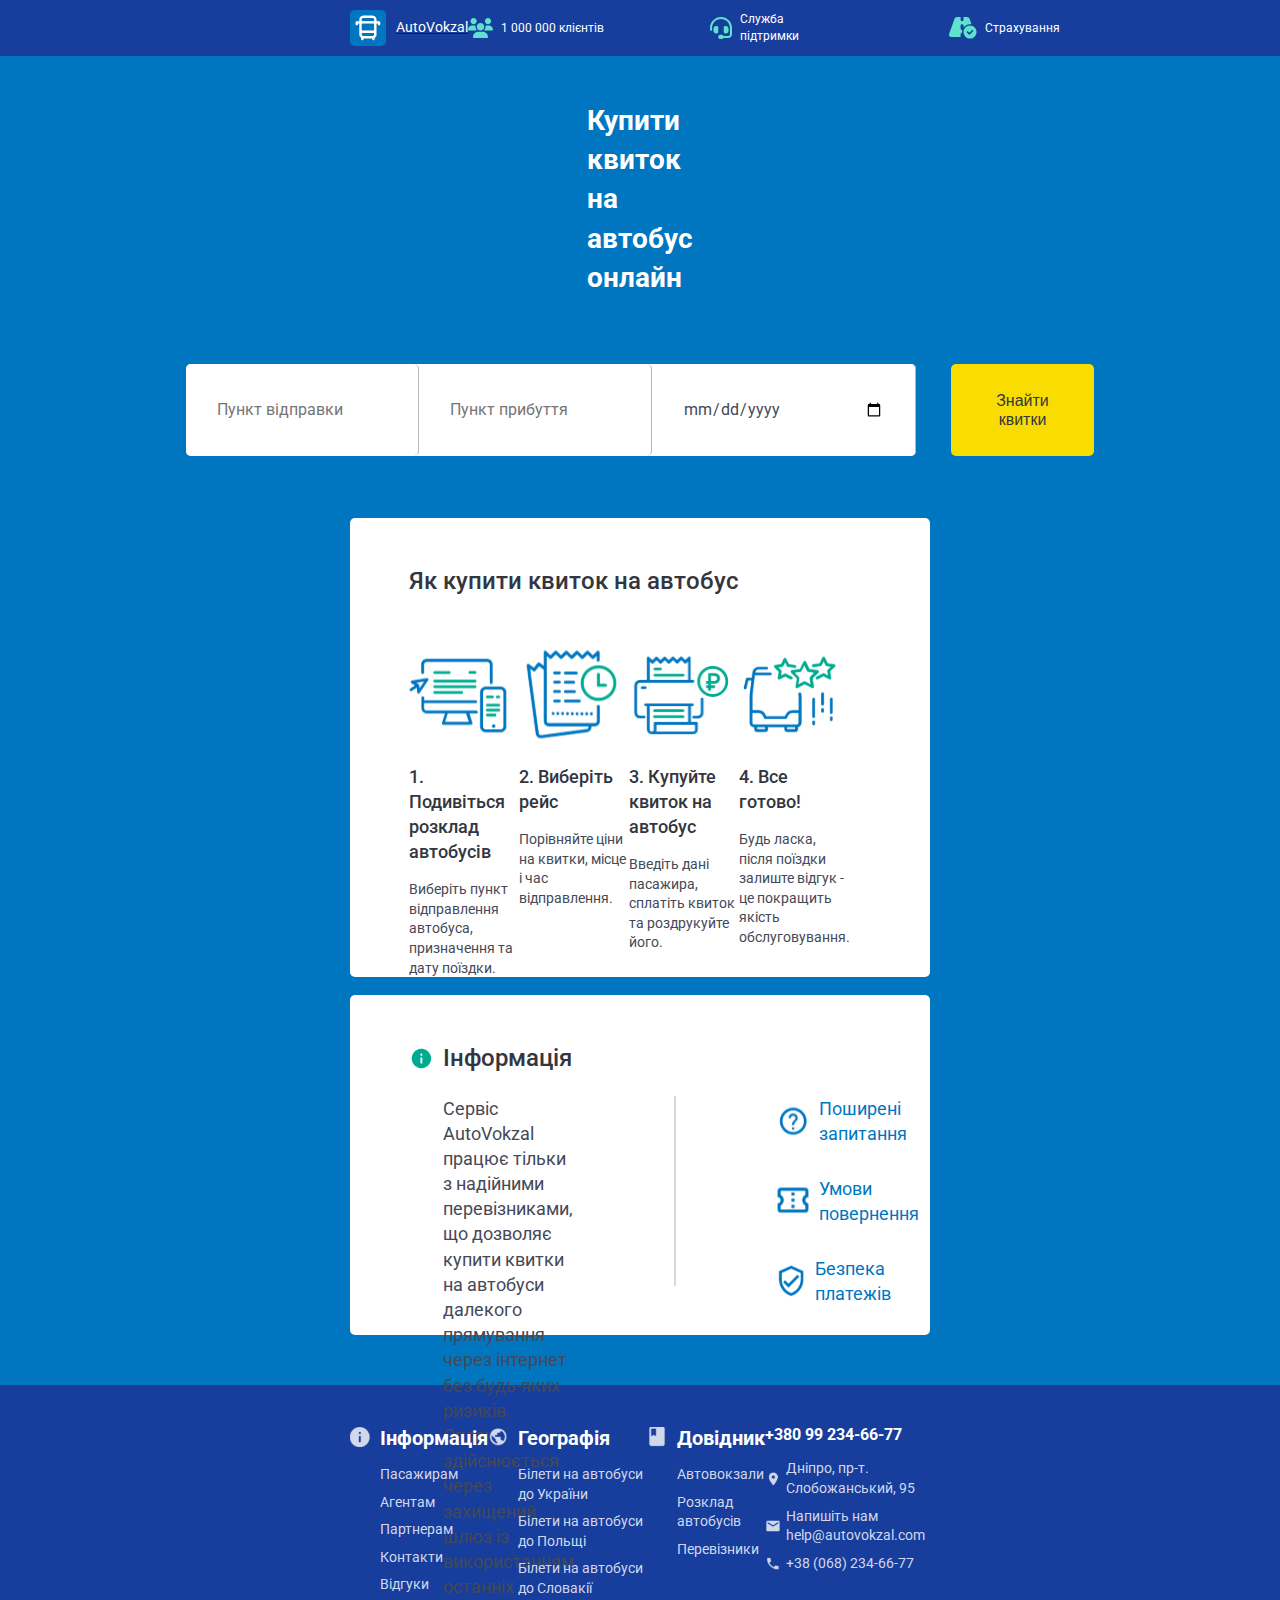
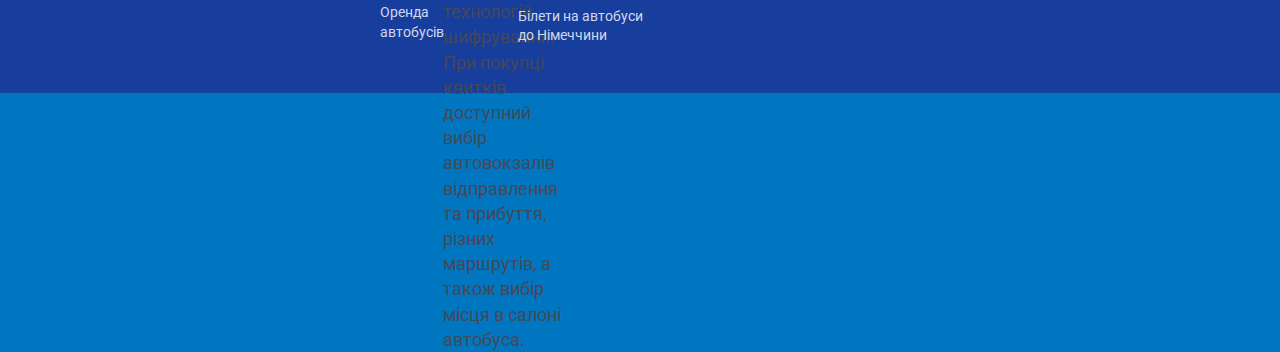
<file: index.html>
<!doctype html>
<html class="no-js" lang="">

<head>
  <meta charset="utf-8">
  <meta name="viewport" content="width=device-width, initial-scale=1">
  <title>AutoVokzal</title>
  <link rel="stylesheet" href="scss/style.css">
  <link rel="stylesheet" href="scss/index.css">
  <link rel="stylesheet" href="scss/header.css">
  <link rel="stylesheet" href="scss/footer.css">

  <link rel="icon" href="/favicon.ico" sizes="any">
  <link rel="icon" href="/icon.svg" type="image/svg+xml">
  <link rel="apple-touch-icon" href="icon.png">

  <link rel="manifest" href="site.webmanifest">
  <meta name="theme-color" content="#fafafa">

  <link rel="preconnect" href="https://fonts.googleapis.com">
  <link rel="preconnect" href="https://fonts.gstatic.com" crossorigin>
  <link
    href="https://fonts.googleapis.com/css2?family=Roboto:ital,wght@0,100;0,300;0,400;0,500;0,700;0,900;1,100;1,300;1,400;1,500;1,700;1,900&display=swap"
    rel="stylesheet">
</head>

<body>
<header class="header">
  <a href="index.html" class="header__icon">
    <img src="img/logo.svg" alt="icon.png">
    <div class="header__icon-text">AutoVokzal</div>
  </a>
  <div class="header__list">
    <div class="header__card">
      <img src="img/clients_icon.svg" alt="clients_icon.svg">
      <div class="header__card-text">1 000 000 клієнтів</div>
    </div>
    <div class="header__card">
      <img src="img/help_icon.svg" alt="help_icon.svg">
      <div class="header__card-text">Служба підтримки</div>
    </div>
    <div class="header__card">
      <img src="img/road_icon.svg" alt="road_icon.svg">
      <div class="header__card-text">Страхування</div>
    </div>
  </div>
  <div class="header__phone">
    <div class="header__phone-link">
      <img src="img/dot_icon.svg" alt="dot_icon.svg">
      <div class="header__phone-link_text">380 99 234-66-77</div>
    </div>
    <div class="header__phone-description">
      Цілодобово
    </div>
  </div>
</header>

<div class="index">
  <div class="index__contents">Купити квиток на автобус онлайн</div>
  <div class="index__search">
    <div class="index__search-inputs">
      <input type="text" placeholder="Пункт відправки">
      <input type="text" placeholder="Пункт прибуття">
      <input type="date">
    </div>
    <button onclick="alertComingSoon()" class="index__search-button">
      Знайти квитки
    </button>
  </div>
  <div class="index__guide">
    <div class="index__guide-contents">
      Як купити квиток на автобус
    </div>
    <div class="index__guide-list">
      <div class="index__guide-card">
        <img src="img/guide_part1.svg" alt="guide_part1.svg">
        <div class="index__guide-text">
          <div class="index__guide-text_label">
            1. Подивіться розклад автобусів
          </div>
          <div class="index__guide-text_description">
            Виберіть пункт відправлення автобуса, призначення та дату поїздки.
          </div>
        </div>
      </div>
      <div class="index__guide-card">
        <img src="img/guide_part2.svg" alt="guide_part2.svg">
        <div class="index__guide-text">
          <div class="index__guide-text_label">
            2. Виберіть рейс
          </div>
          <div class="index__guide-text_description">
            Порівняйте ціни на квитки, місце і час відправлення.
          </div>
        </div>
      </div>
      <div class="index__guide-card">
        <img src="img/guide_part3.svg" alt="guide_part3.svg">
        <div class="index__guide-text">
          <div class="index__guide-text_label">
            3. Купуйте квиток на автобус
          </div>
          <div class="index__guide-text_description">
            Введіть дані пасажира, сплатіть квиток та роздрукуйте його.
          </div>
        </div>
      </div>
      <div class="index__guide-card">
        <img src="img/guide_part4.svg" alt="guide_part4.svg">
        <div class="index__guide-text">
          <div class="index__guide-text_label">
            4. Все готово!
          </div>
          <div class="index__guide-text_description">
            Будь ласка, після поїздки залиште відгук - це покращить якість обслуговування.
          </div>
        </div>
      </div>
    </div>
  </div>
  <div class="index__information">
    <div class="index__information-contents">
      <img src="img/contents_icon.svg" alt="contents_icon.svg">
      <div class="index__information-contents_text">Інформація</div>
    </div>
    <div class="index__information-info">
      <div class="index__information-info_text">Сервіс AutoVokzal працює тільки з надійними перевізниками, що дозволяє
        купити
        квитки на автобуси далекого прямування через інтернет без будь-яких ризиків. Оплата здійснюється через захищений
        шлюз із використанням останніх технологій шифрування. При покупці квитків доступний вибір автовокзалів
        відправлення та прибуття, різних маршрутів, а також вибір місця в салоні автобуса.
      </div>
      <div class="index__information-links">
        <div class="index__information-card">
          <img src="img/faq_icon.svg" alt="faq_icon.svg">
          <a href="faq.html" class="index__information-card_text">Поширені запитання</a>
        </div>
        <div class="index__information-card">
          <img src="img/return_icon.svg" alt="return_icon.svg">
          <a href="faq.html" class="index__information-card_text">Умови повернення</a>
        </div>
        <div class="index__information-card">
          <img src="img/security_icon.svg" alt="security_icon.svg">
          <a href="faq.html" class="index__information-card_text">Безпека платежів</a>
        </div>
      </div>
    </div>
  </div>
</div>

<footer class="footer">
  <div class="footer__links">
    <div class="footer__links-info">
      <div class="footer__links-info_contents">
        <img src="img/footer_info_icon.svg" alt="footer_info_icon.svg">
        <div class="footer__links-info_contents_text">
          Інформація
        </div>
      </div>
      <div class="footer__links-info_list">
        <a href="faq.html" class="footer__links-info_item">Пасажирам</a>
        <a href="agents.html" class="footer__links-info_item">Агентам</a>
        <a href="partners.html" class="footer__links-info_item">Партнерам</a>
        <a href="" class="footer__links-info_item">Контакти</a>
        <a href="" class="footer__links-info_item">Відгуки</a>
        <a href="" class="footer__links-info_item">Оренда автобусів</a>
      </div>
    </div>
    <div class="footer__links-info">
      <div class="footer__links-info_contents">
        <img src="img/footer_geo_icon.svg" alt="footer_geo_icon.svg">
        <div class="footer__links-info_contents_text">
          Географія
        </div>
      </div>
      <div class="footer__links-info_list">
        <a href="" class="footer__links-info_item">Білети на автобуси до України</a>
        <a href="" class="footer__links-info_item">Білети на автобуси до Польщі</a>
        <a href="" class="footer__links-info_item">Білети на автобуси до Словакії</a>
        <a href="" class="footer__links-info_item">Білети на автобуси до Німеччини</a>
      </div>
    </div>
    <div class="footer__links-info">
      <div class="footer__links-info_contents">
        <img src="img/footer_directory_icon.svg" alt="footer_directory_icon.svg">
        <div class="footer__links-info_contents_text">
          Довідник
        </div>
      </div>
      <div class="footer__links-info_list">
        <a href="" class="footer__links-info_item">Автовокзали</a>
        <a href="" class="footer__links-info_item">Розклад автобусів</a>
        <a href="" class="footer__links-info_item">Перевізники</a>
      </div>
    </div>
    <div class="footer__commercial">
      <div class="footer__commercial-phone">
        +380 99 234-66-77
      </div>
      <div class="footer__commercial-list">
        <div class="footer__commercial-item">
          <img src="img/footer_map_icon.svg" alt="footer_map_icon.svg">
          <a href="" class="footer__commercial-item_text">Дніпро, пр-т. Слобожанський, 95</a>
        </div>
        <div class="footer__commercial-item">
          <img src="img/footer_message_icon.svg" alt="footer_message_icon.svg">
          <a href="" class="footer__commercial-item_text">Напишіть нам help@autovokzal.com</a>
        </div>
        <div class="footer__commercial-item">
          <img src="img/footer_phone_icon.svg" alt="footer_phone_icon.svg">
          <a href="" class="footer__commercial-item_text">+38 (068) 234-66-77</a>
        </div>
      </div>
    </div>
  </div>
</footer>
<script src="js/app.js"></script>
</body>

</html>
</file>
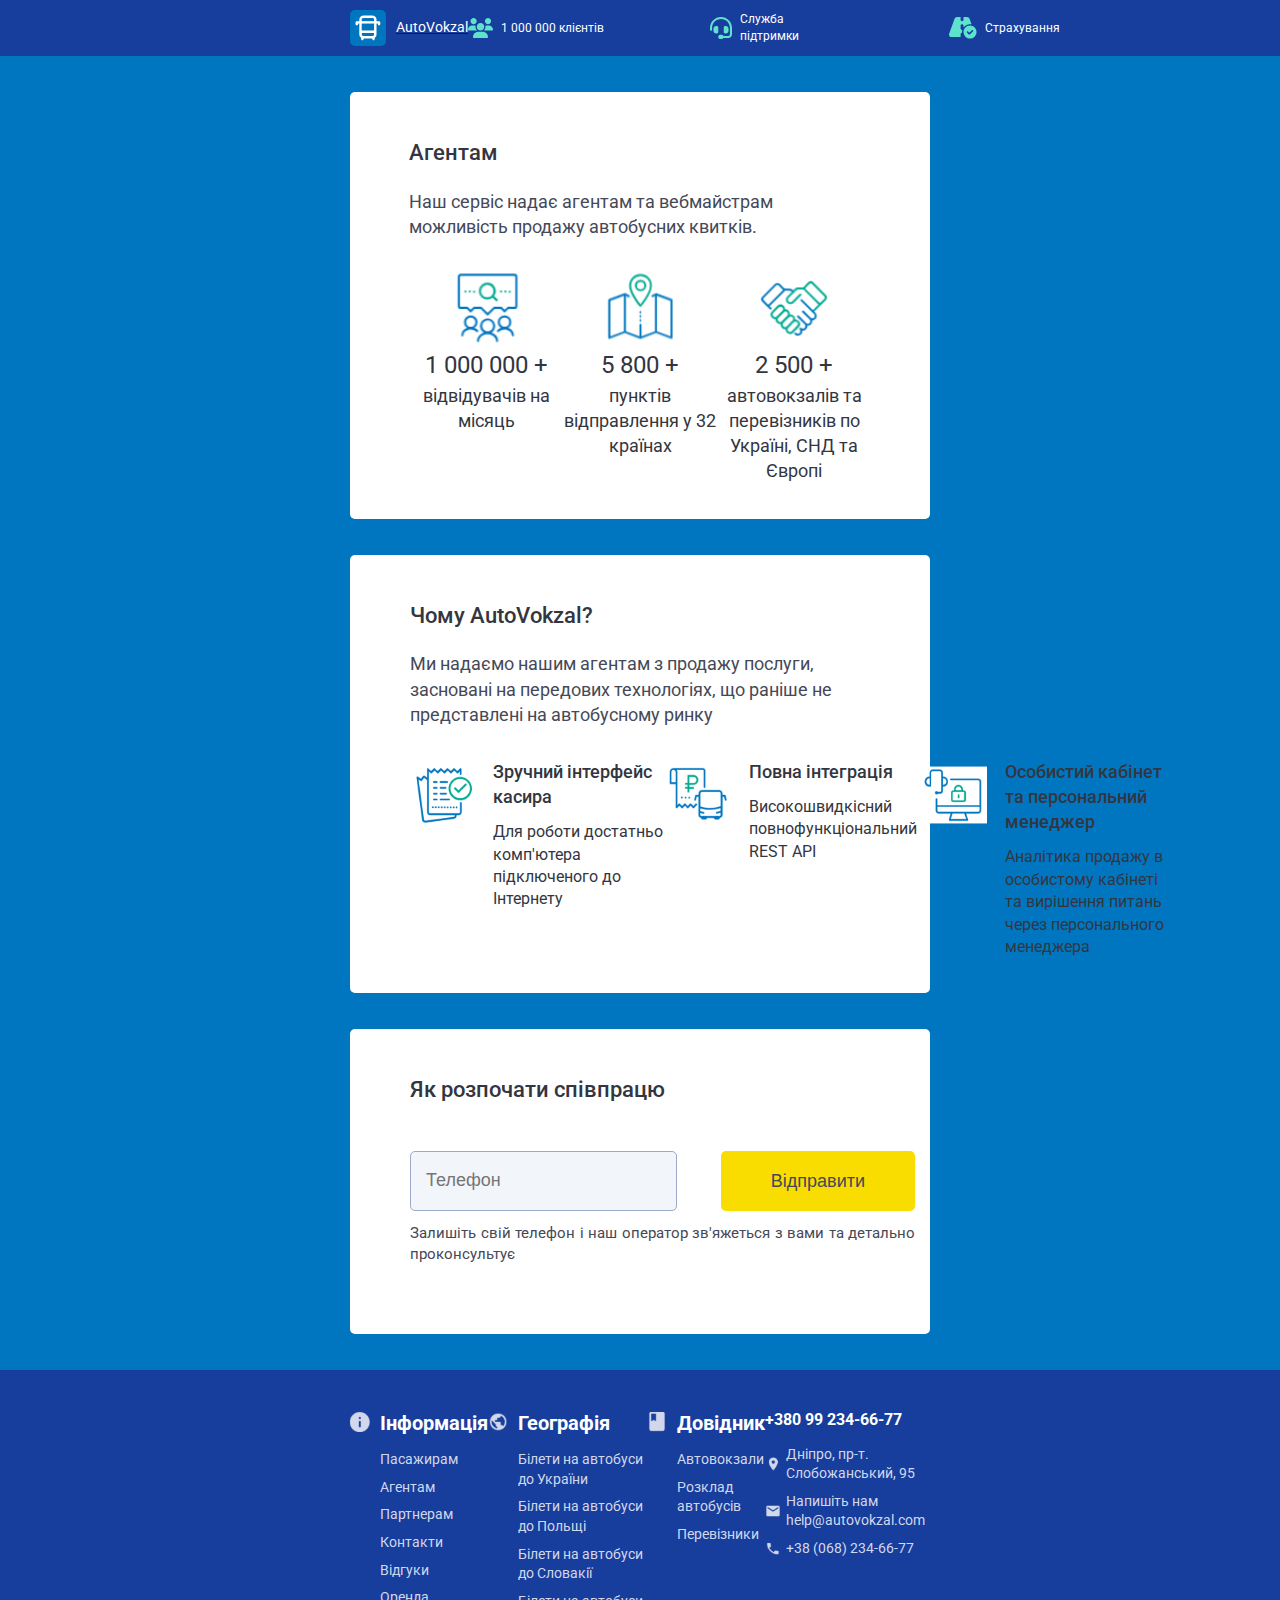
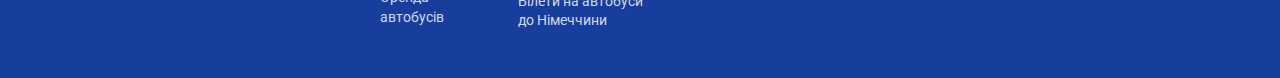
<file: agents.html>
<!DOCTYPE html>
<html lang="en">
<head>
  <meta charset="utf-8">
  <meta name="viewport" content="width=device-width, initial-scale=1">
  <title>AutoVokzal</title>
  <link rel="stylesheet" href="scss/style.css">
  <link rel="stylesheet" href="scss/agents.css">
  <link rel="stylesheet" href="scss/header.css">
  <link rel="stylesheet" href="scss/footer.css">

  <link rel="icon" href="/favicon.ico" sizes="any">
  <link rel="icon" href="/icon.svg" type="image/svg+xml">
  <link rel="apple-touch-icon" href="icon.png">

  <link rel="manifest" href="site.webmanifest">
  <meta name="theme-color" content="#fafafa">

  <link rel="preconnect" href="https://fonts.googleapis.com">
  <link rel="preconnect" href="https://fonts.gstatic.com" crossorigin>
  <link
    href="https://fonts.googleapis.com/css2?family=Roboto:ital,wght@0,100;0,300;0,400;0,500;0,700;0,900;1,100;1,300;1,400;1,500;1,700;1,900&display=swap"
    rel="stylesheet">
</head>
<body>
<header class="header">
  <a href="index.html" class="header__icon">
    <img src="img/logo.svg" alt="icon.png">
    <div class="header__icon-text">AutoVokzal</div>
  </a>
  <div class="header__list">
    <div class="header__card">
      <img src="img/clients_icon.svg" alt="clients_icon.svg">
      <div class="header__card-text">1 000 000 клієнтів</div>
    </div>
    <div class="header__card">
      <img src="img/help_icon.svg" alt="help_icon.svg">
      <div class="header__card-text">Служба підтримки</div>
    </div>
    <div class="header__card">
      <img src="img/road_icon.svg" alt="road_icon.svg">
      <div class="header__card-text">Страхування</div>
    </div>
  </div>
  <div class="header__phone">
    <div class="header__phone-link">
      <img src="img/dot_icon.svg" alt="dot_icon.svg">
      <div class="header__phone-link_text">380 99 234-66-77</div>
    </div>
    <div class="header__phone-description">
      Цілодобово
    </div>
  </div>
</header>

<div class="agents">
  <div class="agents__info">
    <div class="agents__info-contents">Агентам</div>
    <div class="agents__info-description">Наш сервіс надає агентам та вебмайстрам можливість продажу автобусних
      квитків.
    </div>
    <div class="agents__info-list">
      <div class="agents__info-card">
        <img src="img/users_icon.svg" alt="users_icon.svg">
        <div class="agents__info-card_label">1 000 000 +</div>
        <div class="agents__info-card_description">відвідувачів на місяць</div>
      </div>
      <div class="agents__info-card">
        <img src="img/map_icon.svg" alt="map_icon.svg">
        <div class="agents__info-card_label">5 800 +</div>
        <div class="agents__info-card_description">пунктів відправлення у 32 країнах</div>
      </div>
      <div class="agents__info-card">
        <img src="img/cooperate_icon.svg" alt="cooperate_icon.svg">
        <div class="agents__info-card_label">2 500 +</div>
        <div class="agents__info-card_description">автовокзалів та перевізників по Україні, СНД та Європі</div>
      </div>
    </div>
  </div>
  <div class="agents__why">
    <div class="agents__why-contents">Чому AutoVokzal?</div>
    <div class="agents__why-description">Ми надаємо нашим агентам з продажу послуги, засновані на передових технологіях,
      що раніше не представлені на автобусному ринку
    </div>
    <div class="agents__why-list">
      <div class="agents__why-card">
        <img src="img/agents_ticket_icon.svg" alt="agents_ticket_icon.svg">
        <div class="agents__why-card_text">
          <div class="agents__why-card_text_label">
            Зручний інтерфейс касира
          </div>
          <div class="agents__why-card_text_description">
            Для роботи достатньо комп'ютера підключеного до Інтернету
          </div>
        </div>
      </div>
      <div class="agents__why-card">
        <img src="img/agents_bus_icon.svg" alt="agents_bus_icon.svg">
        <div class="agents__why-card_text">
          <div class="agents__why-card_text_label">
            Повна інтеграція
          </div>
          <div class="agents__why-card_text_description">
            Високошвидкісний повнофункціональний REST API
          </div>
        </div>
      </div>
      <div class="agents__why-card">
        <img src="img/agents_assist_icon.svg" alt="agents_assist_icon.svg">
        <div class="agents__why-card_text">
          <div class="agents__why-card_text_label">
            Особистий кабінет та персональний менеджер
          </div>
          <div class="agents__why-card_text_description">
            Аналітика продажу в особистому кабінеті та вирішення питань через персонального менеджера
          </div>
        </div>
      </div>
    </div>
  </div>
  <div class="agents__communicate">
    <div class="agents__communicate-contents">
      Як розпочати співпрацю
    </div>
    <div class="agents__communicate-inputs">
      <input class="agents__communicate-inputs_input" placeholder="Телефон">
      <button onclick="alertComingSoon()" class="agents__communicate-inputs_button">Відправити</button>
    </div>
    <div class="agents__communicate-description">
      Залишіть свій телефон і наш оператор зв'яжеться з вами та детально проконсультує
    </div>
  </div>
</div>
<footer class="footer">
  <div class="footer__links">
    <div class="footer__links-info">
      <div class="footer__links-info_contents">
        <img src="img/footer_info_icon.svg" alt="footer_info_icon.svg">
        <div class="footer__links-info_contents_text">
          Інформація
        </div>
      </div>
      <div class="footer__links-info_list">
        <a href="faq.html" class="footer__links-info_item">Пасажирам</a>
        <a href="agents.html" class="footer__links-info_item">Агентам</a>
        <a href="partners.html" class="footer__links-info_item">Партнерам</a>
        <a href="" class="footer__links-info_item">Контакти</a>
        <a href="" class="footer__links-info_item">Відгуки</a>
        <a href="" class="footer__links-info_item">Оренда автобусів</a>
      </div>
    </div>
    <div class="footer__links-info">
      <div class="footer__links-info_contents">
        <img src="img/footer_geo_icon.svg" alt="footer_geo_icon.svg">
        <div class="footer__links-info_contents_text">
          Географія
        </div>
      </div>
      <div class="footer__links-info_list">
        <a href="" class="footer__links-info_item">Білети на автобуси до України</a>
        <a href="" class="footer__links-info_item">Білети на автобуси до Польщі</a>
        <a href="" class="footer__links-info_item">Білети на автобуси до Словакії</a>
        <a href="" class="footer__links-info_item">Білети на автобуси до Німеччини</a>
      </div>
    </div>
    <div class="footer__links-info">
      <div class="footer__links-info_contents">
        <img src="img/footer_directory_icon.svg" alt="footer_directory_icon.svg">
        <div class="footer__links-info_contents_text">
          Довідник
        </div>
      </div>
      <div class="footer__links-info_list">
        <a href="" class="footer__links-info_item">Автовокзали</a>
        <a href="" class="footer__links-info_item">Розклад автобусів</a>
        <a href="" class="footer__links-info_item">Перевізники</a>
      </div>
    </div>
    <div class="footer__commercial">
      <div class="footer__commercial-phone">
        +380 99 234-66-77
      </div>
      <div class="footer__commercial-list">
        <div class="footer__commercial-item">
          <img src="img/footer_map_icon.svg" alt="footer_map_icon.svg">
          <a href="" class="footer__commercial-item_text">Дніпро, пр-т. Слобожанський, 95</a>
        </div>
        <div class="footer__commercial-item">
          <img src="img/footer_message_icon.svg" alt="footer_message_icon.svg">
          <a href="" class="footer__commercial-item_text">Напишіть нам help@autovokzal.com</a>
        </div>
        <div class="footer__commercial-item">
          <img src="img/footer_phone_icon.svg" alt="footer_phone_icon.svg">
          <a href="" class="footer__commercial-item_text">+38 (068) 234-66-77</a>
        </div>
      </div>
    </div>
  </div>
</footer>
<script src="js/app.js"></script>
</body>
</html>
</file>
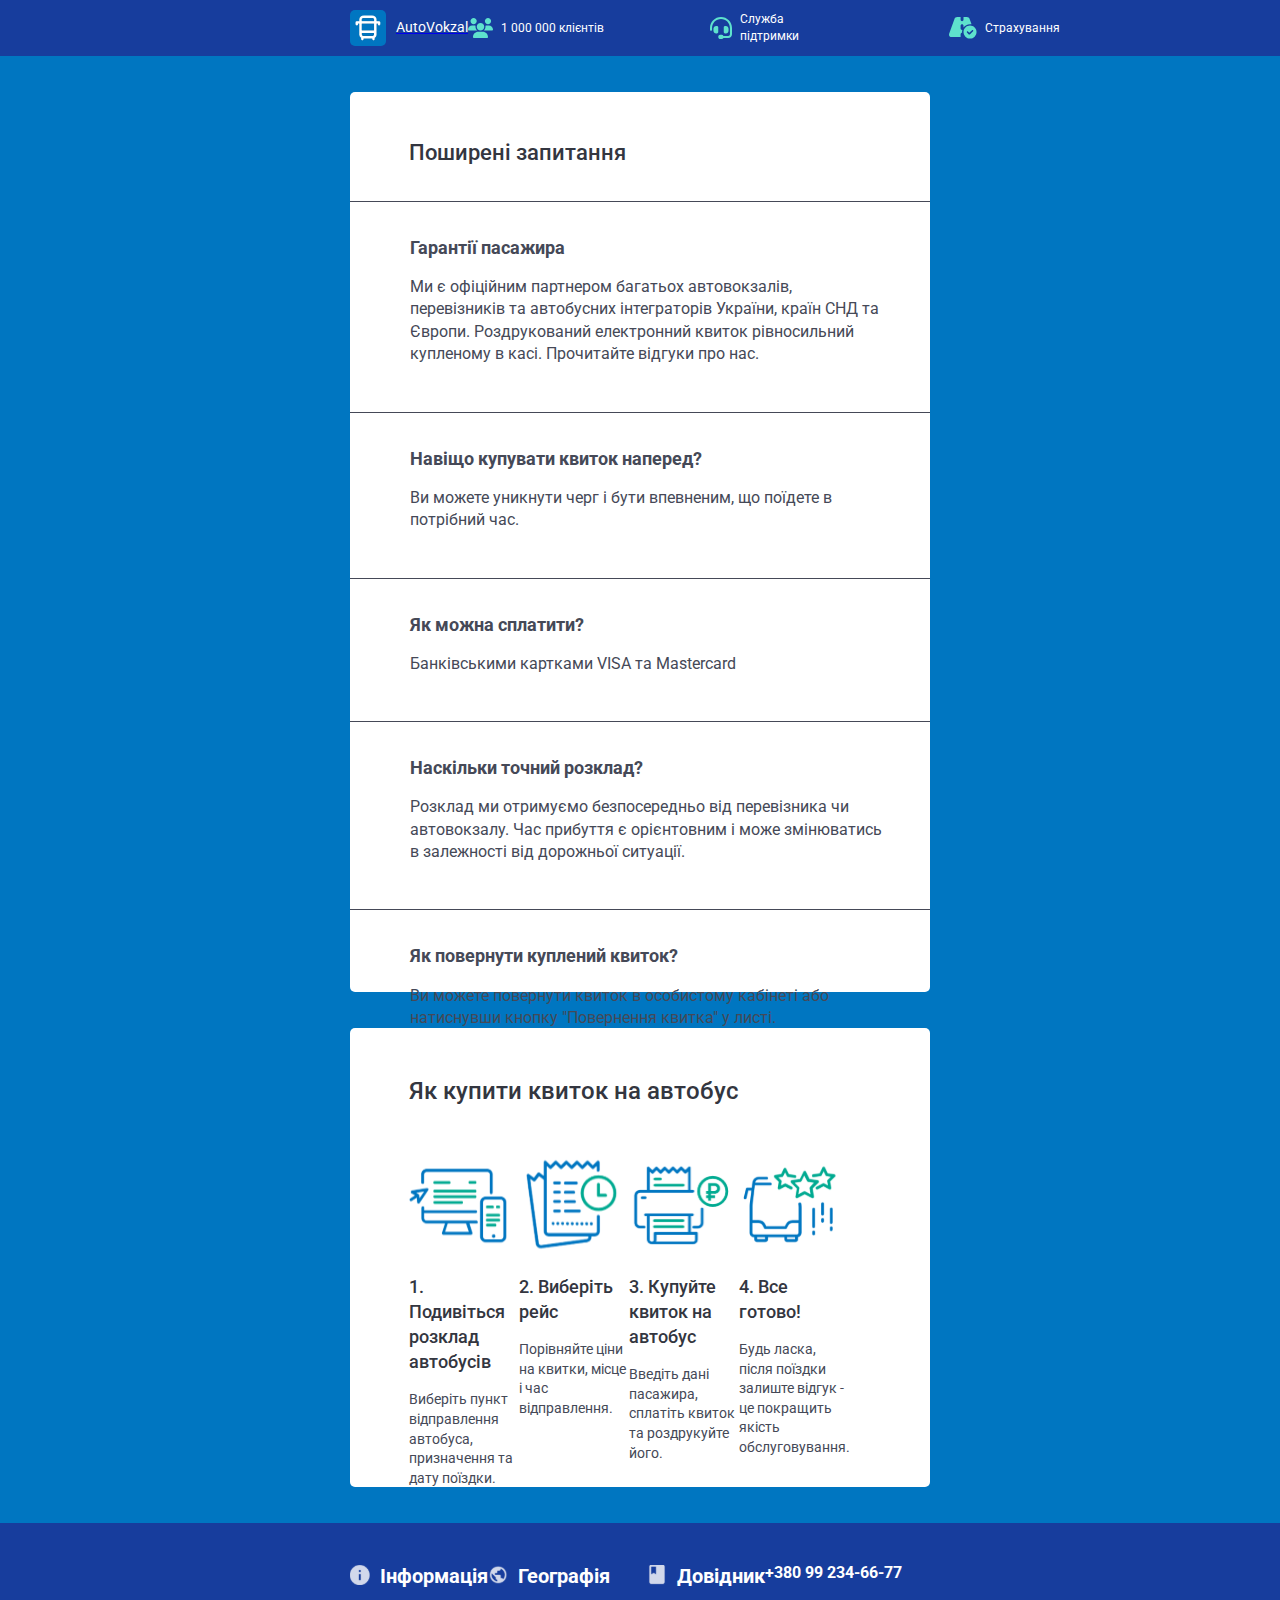
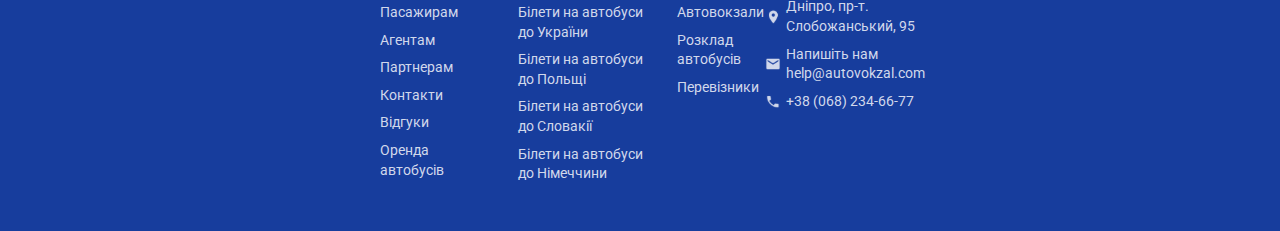
<file: faq.html>
<!DOCTYPE html>
<html lang="en">
<head>
  <meta charset="utf-8">
  <meta name="viewport" content="width=device-width, initial-scale=1">
  <title>AutoVokzal</title>
  <link rel="stylesheet" href="scss/style.css">
  <link rel="stylesheet" href="scss/faq.css">
  <link rel="stylesheet" href="scss/header.css">
  <link rel="stylesheet" href="scss/footer.css">

  <link rel="icon" href="/favicon.ico" sizes="any">
  <link rel="icon" href="/icon.svg" type="image/svg+xml">
  <link rel="apple-touch-icon" href="icon.png">

  <link rel="manifest" href="site.webmanifest">
  <meta name="theme-color" content="#fafafa">

  <link rel="preconnect" href="https://fonts.googleapis.com">
  <link rel="preconnect" href="https://fonts.gstatic.com" crossorigin>
  <link
    href="https://fonts.googleapis.com/css2?family=Roboto:ital,wght@0,100;0,300;0,400;0,500;0,700;0,900;1,100;1,300;1,400;1,500;1,700;1,900&display=swap"
    rel="stylesheet">
</head>
<body>
<header class="header">
  <a href="index.html" class="header__icon">
    <img src="img/logo.svg" alt="icon.png">
    <div class="header__icon-text">AutoVokzal</div>
  </a>
  <div class="header__list">
    <div class="header__card">
      <img src="img/clients_icon.svg" alt="clients_icon.svg">
      <div class="header__card-text">1 000 000 клієнтів</div>
    </div>
    <div class="header__card">
      <img src="img/help_icon.svg" alt="help_icon.svg">
      <div class="header__card-text">Служба підтримки</div>
    </div>
    <div class="header__card">
      <img src="img/road_icon.svg" alt="road_icon.svg">
      <div class="header__card-text">Страхування</div>
    </div>
  </div>
  <div class="header__phone">
    <div class="header__phone-link">
      <img src="img/dot_icon.svg" alt="dot_icon.svg">
      <div class="header__phone-link_text">380 99 234-66-77</div>
    </div>
    <div class="header__phone-description">
      Цілодобово
    </div>
  </div>
</header>

<div class="faq">
  <div class="faq__questions">
    <div class="faq__questions-contents">
      Поширені запитання
    </div>
    <div class="faq__questions-list">
      <div class="faq__questions-item">
        <div class="faq__questions-item_label">
          Гарантії пасажира
        </div>
        <div class="faq__questions-item_description">
          Ми є офіційним партнером багатьох автовокзалів, перевізників та автобусних інтеграторів України, країн СНД та
          Європи. Роздрукований електронний квиток рівносильний купленому в касі. Прочитайте відгуки про нас.
        </div>
      </div>
      <div class="faq__questions-item">
        <div class="faq__questions-item_label">
          Навіщо купувати квиток наперед?
        </div>
        <div class="faq__questions-item_description">
          Ви можете уникнути черг і бути впевненим, що поїдете в потрібний час.
        </div>
      </div>
      <div class="faq__questions-item">
        <div class="faq__questions-item_label">
          Як можна сплатити?
        </div>
        <div class="faq__questions-item_description">
          Банківськими картками VISA та Mastercard
        </div>
      </div>
      <div class="faq__questions-item">
        <div class="faq__questions-item_label">
          Наскільки точний розклад?
        </div>
        <div class="faq__questions-item_description">
          Розклад ми отримуємо безпосередньо від перевізника чи автовокзалу. Час прибуття є орієнтовним і може
          змінюватись в залежності від дорожньої ситуації.
        </div>
      </div>
      <div class="faq__questions-item">
        <div class="faq__questions-item_label">
          Як повернути куплений квиток?
        </div>
        <div class="faq__questions-item_description">
          Ви можете повернути квиток в особистому кабінеті або натиснувши кнопку "Повернення квитка" у листі.
        </div>
      </div>
    </div>
  </div>
  <div class="faq__guide">
    <div class="faq__guide-contents">
      Як купити квиток на автобус
    </div>
    <div class="faq__guide-list">
      <div class="faq__guide-card">
        <img src="img/guide_part1.svg" alt="guide_part1.svg">
        <div class="faq__guide-text">
          <div class="faq__guide-text_label">
            1. Подивіться розклад автобусів
          </div>
          <div class="faq__guide-text_description">
            Виберіть пункт відправлення автобуса, призначення та дату поїздки.
          </div>
        </div>
      </div>
      <div class="faq__guide-card">
        <img src="img/guide_part2.svg" alt="guide_part2.svg">
        <div class="faq__guide-text">
          <div class="faq__guide-text_label">
            2. Виберіть рейс
          </div>
          <div class="faq__guide-text_description">
            Порівняйте ціни на квитки, місце і час відправлення.
          </div>
        </div>
      </div>
      <div class="faq__guide-card">
        <img src="img/guide_part3.svg" alt="guide_part3.svg">
        <div class="faq__guide-text">
          <div class="faq__guide-text_label">
            3. Купуйте квиток на автобус
          </div>
          <div class="faq__guide-text_description">
            Введіть дані пасажира, сплатіть квиток та роздрукуйте його.
          </div>
        </div>
      </div>
      <div class="faq__guide-card">
        <img src="img/guide_part4.svg" alt="guide_part4.svg">
        <div class="faq__guide-text">
          <div class="faq__guide-text_label">
            4. Все готово!
          </div>
          <div class="faq__guide-text_description">
            Будь ласка, після поїздки залиште відгук - це покращить якість обслуговування.
          </div>
        </div>
      </div>
    </div>
  </div>
</div>

<footer class="footer">
  <div class="footer__links">
    <div class="footer__links-info">
      <div class="footer__links-info_contents">
        <img src="img/footer_info_icon.svg" alt="footer_info_icon.svg">
        <div class="footer__links-info_contents_text">
          Інформація
        </div>
      </div>
      <div class="footer__links-info_list">
        <a href="faq.html" class="footer__links-info_item">Пасажирам</a>
        <a href="agents.html" class="footer__links-info_item">Агентам</a>
        <a href="" class="footer__links-info_item">Партнерам</a>
        <a href="" class="footer__links-info_item">Контакти</a>
        <a href="" class="footer__links-info_item">Відгуки</a>
        <a href="" class="footer__links-info_item">Оренда автобусів</a>
      </div>
    </div>
    <div class="footer__links-info">
      <div class="footer__links-info_contents">
        <img src="img/footer_geo_icon.svg" alt="footer_geo_icon.svg">
        <div class="footer__links-info_contents_text">
          Географія
        </div>
      </div>
      <div class="footer__links-info_list">
        <a href="" class="footer__links-info_item">Білети на автобуси до України</a>
        <a href="" class="footer__links-info_item">Білети на автобуси до Польщі</a>
        <a href="" class="footer__links-info_item">Білети на автобуси до Словакії</a>
        <a href="" class="footer__links-info_item">Білети на автобуси до Німеччини</a>
      </div>
    </div>
    <div class="footer__links-info">
      <div class="footer__links-info_contents">
        <img src="img/footer_directory_icon.svg" alt="footer_directory_icon.svg">
        <div class="footer__links-info_contents_text">
          Довідник
        </div>
      </div>
      <div class="footer__links-info_list">
        <a href="" class="footer__links-info_item">Автовокзали</a>
        <a href="" class="footer__links-info_item">Розклад автобусів</a>
        <a href="" class="footer__links-info_item">Перевізники</a>
      </div>
    </div>
    <div class="footer__commercial">
      <div class="footer__commercial-phone">
        +380 99 234-66-77
      </div>
      <div class="footer__commercial-list">
        <div class="footer__commercial-item">
          <img src="img/footer_map_icon.svg" alt="footer_map_icon.svg">
          <a href="" class="footer__commercial-item_text">Дніпро, пр-т. Слобожанський, 95</a>
        </div>
        <div class="footer__commercial-item">
          <img src="img/footer_message_icon.svg" alt="footer_message_icon.svg">
          <a href="" class="footer__commercial-item_text">Напишіть нам help@autovokzal.com</a>
        </div>
        <div class="footer__commercial-item">
          <img src="img/footer_phone_icon.svg" alt="footer_phone_icon.svg">
          <a href="" class="footer__commercial-item_text">+38 (068) 234-66-77</a>
        </div>
      </div>
    </div>
  </div>
</footer>
</body>
</html>
</file>
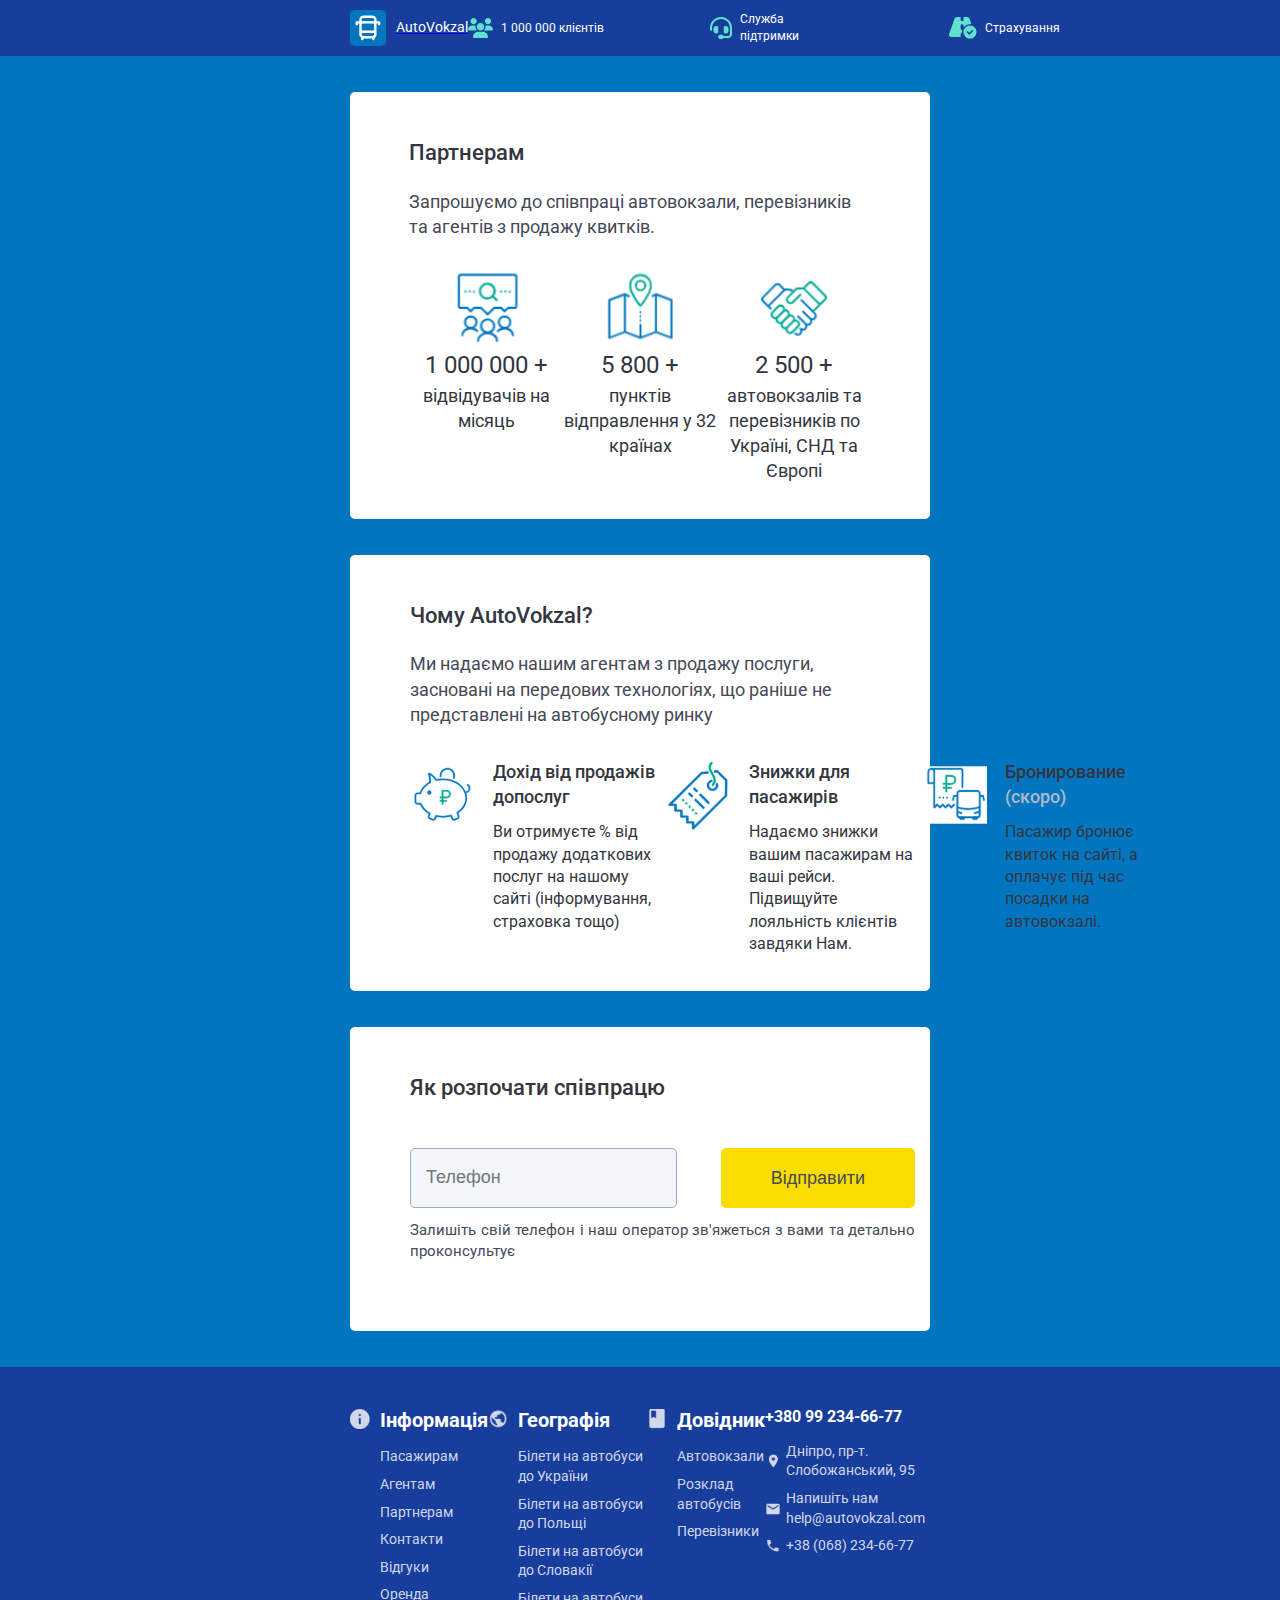
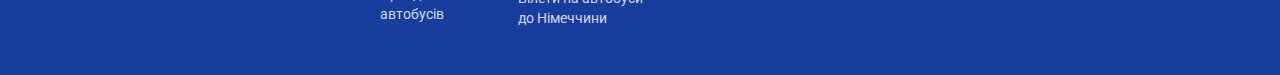
<file: partners.html>
<!DOCTYPE html>
<html lang="en">
<head>
  <meta charset="utf-8">
  <meta name="viewport" content="width=device-width, initial-scale=1">
  <title>AutoVokzal</title>
  <link rel="stylesheet" href="scss/style.css">
  <link rel="stylesheet" href="scss/partners.css">
  <link rel="stylesheet" href="scss/header.css">
  <link rel="stylesheet" href="scss/footer.css">

  <link rel="icon" href="/favicon.ico" sizes="any">
  <link rel="icon" href="/icon.svg" type="image/svg+xml">
  <link rel="apple-touch-icon" href="icon.png">

  <link rel="manifest" href="site.webmanifest">
  <meta name="theme-color" content="#fafafa">

  <link rel="preconnect" href="https://fonts.googleapis.com">
  <link rel="preconnect" href="https://fonts.gstatic.com" crossorigin>
  <link
    href="https://fonts.googleapis.com/css2?family=Roboto:ital,wght@0,100;0,300;0,400;0,500;0,700;0,900;1,100;1,300;1,400;1,500;1,700;1,900&display=swap"
    rel="stylesheet">
</head>
<body>
<header class="header">
  <a href="index.html" class="header__icon">
    <img src="img/logo.svg" alt="icon.png">
    <div class="header__icon-text">AutoVokzal</div>
  </a>
  <div class="header__list">
    <div class="header__card">
      <img src="img/clients_icon.svg" alt="clients_icon.svg">
      <div class="header__card-text">1 000 000 клієнтів</div>
    </div>
    <div class="header__card">
      <img src="img/help_icon.svg" alt="help_icon.svg">
      <div class="header__card-text">Служба підтримки</div>
    </div>
    <div class="header__card">
      <img src="img/road_icon.svg" alt="road_icon.svg">
      <div class="header__card-text">Страхування</div>
    </div>
  </div>
  <div class="header__phone">
    <div class="header__phone-link">
      <img src="img/dot_icon.svg" alt="dot_icon.svg">
      <div class="header__phone-link_text">380 99 234-66-77</div>
    </div>
    <div class="header__phone-description">
      Цілодобово
    </div>
  </div>
</header>

<div class="partners">
  <div class="partners__info">
    <div class="partners__info-contents">Партнерам</div>
    <div class="partners__info-description">Запрошуємо до співпраці автовокзали, перевізників та агентів з продажу
      квитків.
    </div>
    <div class="partners__info-list">
      <div class="partners__info-card">
        <img src="img/users_icon.svg" alt="users_icon.svg">
        <div class="partners__info-card_label">1 000 000 +</div>
        <div class="partners__info-card_description">відвідувачів на місяць</div>
      </div>
      <div class="partners__info-card">
        <img src="img/map_icon.svg" alt="map_icon.svg">
        <div class="partners__info-card_label">5 800 +</div>
        <div class="partners__info-card_description">пунктів відправлення у 32 країнах</div>
      </div>
      <div class="partners__info-card">
        <img src="img/cooperate_icon.svg" alt="cooperate_icon.svg">
        <div class="partners__info-card_label">2 500 +</div>
        <div class="partners__info-card_description">автовокзалів та перевізників по Україні, СНД та Європі</div>
      </div>
    </div>
  </div>
  <div class="partners__why">
    <div class="partners__why-contents">Чому AutoVokzal?</div>
    <div class="partners__why-description">Ми надаємо нашим агентам з продажу послуги, засновані на передових
      технологіях,
      що раніше не представлені на автобусному ринку
    </div>
    <div class="partners__why-list">
      <div class="partners__why-card">
        <img src="img/partners_icon1.svg" alt="partners_icon1.svg">
        <div class="partners__why-card_text">
          <div class="partners__why-card_text_label">
            Дохід від продажів допослуг
          </div>
          <div class="partners__why-card_text_description">
            Ви отримуєте % від продажу додаткових послуг на нашому сайті (інформування, страховка тощо)
          </div>
        </div>
      </div>
      <div class="partners__why-card">
        <img src="img/partners_icon2.svg" alt="partners_icon2.svg">
        <div class="partners__why-card_text">
          <div class="partners__why-card_text_label">
            Знижки для пасажирів
          </div>
          <div class="partners__why-card_text_description">
            Надаємо знижки вашим пасажирам на ваші рейси. Підвищуйте лояльність клієнтів завдяки Нам.
          </div>
        </div>
      </div>
      <div class="partners__why-card">
        <img src="img/partners_icon3.svg" alt="partners_icon3.svg">
        <div class="partners__why-card_text">
          <div class="partners__why-card_text_label">
            Бронирование <span>(скоро)</span>
          </div>
          <div class="partners__why-card_text_description">
            Пасажир бронює квиток на сайті, а оплачує під час посадки на автовокзалі.
          </div>
        </div>
      </div>
    </div>
  </div>
  <div class="partners__communicate">
    <div class="partners__communicate-contents">
      Як розпочати співпрацю
    </div>
    <div class="partners__communicate-inputs">
      <input class="partners__communicate-inputs_input" placeholder="Телефон">
      <button onclick="alertComingSoon()" class="partners__communicate-inputs_button">Відправити</button>
    </div>
    <div class="partners__communicate-description">
      Залишіть свій телефон і наш оператор зв'яжеться з вами та детально проконсультує
    </div>
  </div>
</div>

<footer class="footer">
  <div class="footer__links">
    <div class="footer__links-info">
      <div class="footer__links-info_contents">
        <img src="img/footer_info_icon.svg" alt="footer_info_icon.svg">
        <div class="footer__links-info_contents_text">
          Інформація
        </div>
      </div>
      <div class="footer__links-info_list">
        <a href="faq.html" class="footer__links-info_item">Пасажирам</a>
        <a href="agents.html" class="footer__links-info_item">Агентам</a>
        <a href="partners.html" class="footer__links-info_item">Партнерам</a>
        <a href="" class="footer__links-info_item">Контакти</a>
        <a href="" class="footer__links-info_item">Відгуки</a>
        <a href="" class="footer__links-info_item">Оренда автобусів</a>
      </div>
    </div>
    <div class="footer__links-info">
      <div class="footer__links-info_contents">
        <img src="img/footer_geo_icon.svg" alt="footer_geo_icon.svg">
        <div class="footer__links-info_contents_text">
          Географія
        </div>
      </div>
      <div class="footer__links-info_list">
        <a href="" class="footer__links-info_item">Білети на автобуси до України</a>
        <a href="" class="footer__links-info_item">Білети на автобуси до Польщі</a>
        <a href="" class="footer__links-info_item">Білети на автобуси до Словакії</a>
        <a href="" class="footer__links-info_item">Білети на автобуси до Німеччини</a>
      </div>
    </div>
    <div class="footer__links-info">
      <div class="footer__links-info_contents">
        <img src="img/footer_directory_icon.svg" alt="footer_directory_icon.svg">
        <div class="footer__links-info_contents_text">
          Довідник
        </div>
      </div>
      <div class="footer__links-info_list">
        <a href="" class="footer__links-info_item">Автовокзали</a>
        <a href="" class="footer__links-info_item">Розклад автобусів</a>
        <a href="" class="footer__links-info_item">Перевізники</a>
      </div>
    </div>
    <div class="footer__commercial">
      <div class="footer__commercial-phone">
        +380 99 234-66-77
      </div>
      <div class="footer__commercial-list">
        <div class="footer__commercial-item">
          <img src="img/footer_map_icon.svg" alt="footer_map_icon.svg">
          <a href="" class="footer__commercial-item_text">Дніпро, пр-т. Слобожанський, 95</a>
        </div>
        <div class="footer__commercial-item">
          <img src="img/footer_message_icon.svg" alt="footer_message_icon.svg">
          <a href="" class="footer__commercial-item_text">Напишіть нам help@autovokzal.com</a>
        </div>
        <div class="footer__commercial-item">
          <img src="img/footer_phone_icon.svg" alt="footer_phone_icon.svg">
          <a href="" class="footer__commercial-item_text">+38 (068) 234-66-77</a>
        </div>
      </div>
    </div>
  </div>
</footer>
<script src="js/app.js"></script>
</body>
</html>
</file>
<file: scss/style.css>
/*! HTML5 Boilerplate v9.0.1 | MIT License | https://html5boilerplate.com/ */

/* main.scss 3.0.0 | MIT License | https://github.com/h5bp/main.css#readme */
/*
 * What follows is the result of much research on cross-browser styling.
 * Credit left inline and big thanks to Nicolas Gallagher, Jonathan Neal,
 * Kroc Camen, and the H5BP dev community and team.
 */

/* ==========================================================================
   Base styles: opinionated defaults
   ========================================================================== */
body {
  border: 0;
  margin: 0;
  font-family: Roboto, sans-serif;
  background: rgb(0, 118, 193);
  font-size: 14px;
  font-weight: 400;
}


html {
  color: #222;
  font-size: 1em;
  line-height: 1.4;
}

/*
 * Remove text-shadow in selection highlight:
 * https://twitter.com/miketaylr/status/12228805301
 *
 * Customize the background color to match your design.
 */

::-moz-selection {
  background: #b3d4fc;
  text-shadow: none;
}

::selection {
  background: #b3d4fc;
  text-shadow: none;
}

/*
 * A better looking default horizontal rule
 */

hr {
  display: block;
  height: 1px;
  border: 0;
  border-top: 1px solid #ccc;
  margin: 1em 0;
  padding: 0;
}

/*
 * Remove the gap between audio, canvas, iframes,
 * images, videos and the bottom of their containers:
 * https://github.com/h5bp/html5-boilerplate/issues/440
 */

audio,
canvas,
iframe,
img,
svg,
video {
  vertical-align: middle;
}

/*
 * Remove default fieldset styles.
 */

fieldset {
  border: 0;
  margin: 0;
  padding: 0;
}

/*
 * Allow only vertical resizing of textareas.
 */

textarea {
  resize: vertical;
}

/* ==========================================================================
   Author's custom styles
   ========================================================================== */

/* ==========================================================================
   Helper classes
   ========================================================================== */

/*
 * Hide visually and from screen readers
 */

.hidden,
[hidden] {
  display: none !important;
}

/*
 * Hide only visually, but have it available for screen readers:
 * https://snook.ca/archives/html_and_css/hiding-content-for-accessibility
 *
 * 1. For long content, line feeds are not interpreted as spaces and small width
 *    causes content to wrap 1 word per line:
 *    https://medium.com/@jessebeach/beware-smushed-off-screen-accessible-text-5952a4c2cbfe
 */

.visually-hidden {
  border: 0;
  clip: rect(0, 0, 0, 0);
  height: 1px;
  margin: -1px;
  overflow: hidden;
  padding: 0;
  position: absolute;
  white-space: nowrap;
  width: 1px;
  /* 1 */
}

/*
 * Extends the .visually-hidden class to allow the element
 * to be focusable when navigated to via the keyboard:
 * https://www.drupal.org/node/897638
 */

.visually-hidden.focusable:active,
.visually-hidden.focusable:focus {
  clip: auto;
  height: auto;
  margin: 0;
  overflow: visible;
  position: static;
  white-space: inherit;
  width: auto;
}

/*
 * Hide visually and from screen readers, but maintain layout
 */

.invisible {
  visibility: hidden;
}

/*
 * Clearfix: contain floats
 *
 * The use of `table` rather than `block` is only necessary if using
 * `::before` to contain the top-margins of child elements.
 */

.clearfix::before,
.clearfix::after {
  content: "";
  display: table;
}

.clearfix::after {
  clear: both;
}

/* ==========================================================================
   EXAMPLE Media Queries for Responsive Design.
   These examples override the primary ('mobile first') styles.
   Modify as content requires.
   ========================================================================== */

@media only screen and (min-width: 35em) {
  /* Style adjustments for viewports that meet the condition */
}

@media print,
  (-webkit-min-device-pixel-ratio: 1.25),
  (min-resolution: 1.25dppx),
  (min-resolution: 120dpi) {
  /* Style adjustments for high resolution devices */
}

/* ==========================================================================
   Print styles.
   Inlined to avoid the additional HTTP request:
   https://www.phpied.com/delay-loading-your-print-css/
   ========================================================================== */

@media print {
  *,
  *::before,
  *::after {
    background: #fff !important;
    color: #000 !important;
    /* Black prints faster */
    box-shadow: none !important;
    text-shadow: none !important;
  }

  a,
  a:visited {
    text-decoration: underline;
  }

  a[href]::after {
    content: " (" attr(href) ")";
  }

  abbr[title]::after {
    content: " (" attr(title) ")";
  }

  /*
   * Don't show links that are fragment identifiers,
   * or use the `javascript:` pseudo protocol
   */
  a[href^="#"]::after,
  a[href^="javascript:"]::after {
    content: "";
  }

  pre {
    white-space: pre-wrap !important;
  }

  pre,
  blockquote {
    border: 1px solid #999;
    page-break-inside: avoid;
  }

  tr,
  img {
    page-break-inside: avoid;
  }

  p,
  h2,
  h3 {
    orphans: 3;
    widows: 3;
  }

  h2,
  h3 {
    page-break-after: avoid;
  }
}
</file>
<file: scss/index.css>
.index {
  padding: 0 350px;
}
.index__contents {
  display: flex;
  justify-content: center;
  padding: 0 250px;
  margin: 45px 0 67px;
  color: rgb(255, 255, 255);
  font-size: 28px;
  font-weight: 700;
}
.index__search {
  display: flex;
  justify-content: center;
  margin: 0 0 62px;
}
.index__search-inputs {
  display: flex;
  border-radius: 5px;
  background: rgb(255, 255, 255);
  margin: 0 35px 0 0;
}
.index__search-inputs input {
  width: 201px;
  border-radius: 5px;
  background: rgb(255, 255, 255);
  margin: 0;
  border: 0;
  border-right: 1px solid rgb(182, 182, 182);
  padding: 26px 0 26px 31px;
  font-size: 16px;
  font-family: Roboto, sans-serif;
  color: rgb(69, 73, 87);
}
.index__search-inputs input:last-child {
  padding: 26px 31px;
}
.index__search-button {
  color: rgb(51, 54, 64);
  font-size: 16px;
  font-weight: 400;
  line-height: 19px;
  cursor: pointer;
  padding: 27px 45px;
  border: 0;
  border-radius: 5px;
  background: rgb(249, 221, 0);
}
.index__guide {
  height: 350px;
  border-radius: 5px;
  padding: 47px 80px 62px 59px;
  margin: 0 0 18px;
  background: rgb(255, 255, 255);
}
.index__guide-contents {
  color: rgb(51, 54, 64);
  font-size: 24px;
  font-weight: 500;
  margin: 0 0 46px;
}
.index__guide-list {
  display: flex;
  justify-content: space-between;
}
.index__guide-card {
  width: 200px;
}
.index__guide-card img {
  width: 100px;
  height: 100px;
}
.index__guide-text_label {
  margin: 19px 0 16px;
  color: rgb(51, 54, 64);
  font-size: 18px;
  font-weight: 500;
}
.index__guide-text_description {
  color: rgb(69, 73, 87);
  font-size: 14px;
  font-weight: 400;
}
.index__information {
  margin: 0 0 50px;
  height: 250px;
  border-radius: 5px;
  padding: 47px 104px 43px 59px;
  background: rgb(255, 255, 255);
}
.index__information-contents {
  display: flex;
  align-items: center;
  margin: 0 0 20px;
}
.index__information-contents_text {
  margin: 0 0 0 10px;
  color: rgb(51, 54, 64);
  font-size: 24px;
  font-weight: 500;
}
.index__information-info {
  display: flex;
}
.index__information-info_text {
  width: 550px;
  height: 190px;
  margin: 0 100px 0 34px;
  padding: 0 100px 0 0;
  border-right: 2px solid rgb(217, 217, 217);
  color: rgb(69, 73, 87);
  font-size: 18px;
  font-weight: 400;
}
.index__information-links {
  display: flex;
  align-items: flex-start;
  justify-content: center;
  flex-direction: column;
}
.index__information-card {
  display: flex;
  align-items: center;
  margin: 15px 0;
}
.index__information-card:first-child {
  margin: 0 0 15px 0;
}
.index__information-card:last-child {
  margin: 15px 0 0 0;
}
.index__information-card img {
  width: 34px;
  height: 34px;
  margin: 0 9px 0 0;
}
.index__information-card_text {
  color: rgb(0, 118, 193);
  font-size: 18px;
  font-weight: 400;
  text-decoration: none;
}

/*# sourceMappingURL=index.css.map */
</file>
<file: scss/header.css>
.header {
  display: flex;
  align-items: center;
  justify-content: space-between;
  height: 56px;
  color: rgb(255, 255, 255);
  background: rgb(23, 61, 157);
  padding: 0 350px;
}
.header__icon {
  display: flex;
  align-items: center;
}
.header__icon img {
  width: 36px;
  height: 36px;
  margin: 0 10px 0 0;
}
.header__icon-text {
  color: rgb(255, 255, 255);
  font-size: 14px;
  text-decoration: none;
}
.header__list {
  display: flex;
}
.header__card {
  display: flex;
  align-items: center;
  font-size: 12px;
  font-weight: 400;
  margin: 0 52px;
}
.header__card:first-child {
  margin: 0 52px 0 0;
}
.header__card:last-child {
  margin: 0 200px 0 52px;
}
.header__card-text {
  width: 105px;
  margin: 0 0 0 8px;
}
.header__phone {
  display: flex;
  flex-direction: column;
}
.header__phone-link {
  display: flex;
}
.header__phone-link_text {
  font-size: 14px;
  font-weight: 700;
  width: fit-content;
  margin: 0 0 0 4px;
}
.header__phone-description {
  text-align: end;
  width: 124.55px;
  color: rgba(255, 255, 255, 0.42);
  font-size: 12px;
  font-weight: 400;
}

/*# sourceMappingURL=header.css.map */
</file>
<file: scss/footer.css>
.footer {
  padding: 39px 350px 39px;
  height: 230px;
  background: rgb(23, 61, 157);
}
.footer__links {
  display: flex;
  justify-content: space-between;
}
.footer__links-info_contents {
  display: flex;
}
.footer__links-info_contents img {
  width: 20px;
  height: 20px;
  margin: 3px 10px 0 0;
}
.footer__links-info_contents_text {
  color: rgb(255, 255, 255);
  font-size: 20px;
  font-weight: 700;
  margin: 0 0 13px;
}
.footer__links-info_list {
  display: flex;
  flex-direction: column;
}
.footer__links-info_item {
  margin: 4px 0 4px 30px;
  color: rgb(209, 216, 235);
  font-size: 14px;
  font-weight: 400;
  text-decoration: none;
}
.footer__links-info_item:first-child {
  margin: 0 0 4px 30px;
}
.footer__links-info_item:last-child {
  margin: 4px 0 0 30px;
}
.footer__commercial-phone {
  color: rgb(255, 255, 255);
  font-size: 16px;
  font-weight: 700;
  margin: 0 0 13px;
}
.footer__commercial-item {
  display: flex;
  align-items: center;
  margin: 8px 0;
}
.footer__commercial-item:first-child {
  margin: 0 0 8px;
}
.footer__commercial-item:last-child {
  margin: 8px 0 0;
}
.footer__commercial-item img {
  margin: 0 5px 0 0;
}
.footer__commercial-item_text {
  color: rgb(209, 216, 235);
  font-size: 14px;
  font-weight: 400;
  text-decoration: none;
}

/*# sourceMappingURL=footer.css.map */
</file>
<file: scss/agents.css>
.agents {
  padding: 0 350px;
}
.agents__info {
  padding: 46px 59px 35px 59px;
  margin: 36px 0;
  border-radius: 5px;
  background: rgb(255, 255, 255);
}
.agents__info-contents {
  color: rgb(51, 54, 64);
  font-size: 22px;
  font-weight: 500;
  margin: 0 0 20px;
}
.agents__info-description {
  color: rgb(69, 73, 87);
  font-size: 18px;
  font-weight: 400;
  margin: 0 0 30px;
}
.agents__info-list {
  display: flex;
  justify-content: space-between;
}
.agents__info-card {
  display: flex;
  flex-direction: column;
  align-items: center;
  width: 250px;
}
.agents__info-card img {
  width: 80px;
  height: 80px;
}
.agents__info-card_label {
  color: rgb(51, 54, 64);
  font-size: 24px;
  font-weight: 400;
}
.agents__info-card_description {
  text-align: center;
  color: rgb(51, 54, 64);
  font-size: 18px;
  font-weight: 400;
}
.agents__why {
  padding: 46px 66px 35px 60px;
  margin: 0 0 36px;
  border-radius: 5px;
  background: rgb(255, 255, 255);
}
.agents__why-contents {
  color: rgb(51, 54, 64);
  font-size: 22px;
  font-weight: 500;
  margin: 0 0 20px;
}
.agents__why-description {
  color: rgb(69, 73, 87);
  font-size: 18px;
  font-weight: 400;
  margin: 0 0 32px;
}
.agents__why-list {
  display: flex;
  justify-content: space-between;
}
.agents__why-card {
  display: flex;
  align-items: flex-start;
}
.agents__why-card img {
  margin: 0 18px 0 0;
}
.agents__why-card_text {
  display: flex;
  flex-direction: column;
}
.agents__why-card_text_label {
  width: 173px;
  color: rgb(51, 54, 64);
  font-size: 18px;
  font-weight: 500;
  margin: 0 0 12px;
}
.agents__why-card_text_description {
  width: 173px;
  color: rgb(51, 54, 64);
  font-size: 16px;
  font-weight: 400;
}
.agents__communicate {
  padding: 46px 0 69px 60px;
  margin: 0 0 36px;
  border-radius: 5px;
  background: rgb(255, 255, 255);
}
.agents__communicate-contents {
  color: rgb(51, 54, 64);
  font-size: 22px;
  font-weight: 500;
  margin: 0 0 45px;
}
.agents__communicate-inputs {
  display: flex;
  justify-content: space-between;
  width: 505px;
}
.agents__communicate-inputs_input {
  width: 250px;
  padding: 18px 0 19px 15px;
  border-radius: 5px;
  border: 1px solid rgb(158, 168, 202);
  background: rgb(242, 246, 250);
  color: rgb(51, 54, 64);
  font-size: 18px;
  font-weight: 400;
}
.agents__communicate-inputs_button {
  padding: 19.5px 50px;
  border-radius: 5px;
  background: rgb(249, 221, 0);
  border: 0;
  cursor: pointer;
  color: rgb(69, 73, 87);
  font-size: 18px;
  font-weight: 400;
}
.agents__communicate-description {
  width: 505px;
  text-align: justify;
  color: rgb(69, 73, 87);
  font-size: 15px;
  font-weight: 400;
  margin: 12px 0 0;
}

/*# sourceMappingURL=agents.css.map */
</file>
<file: scss/faq.css>
.faq {
  padding: 0 350px;
}
.faq__questions {
  margin: 36px 0;
  height: 900px;
  border-radius: 5px;
  background: rgb(255, 255, 255);
}
.faq__questions-contents {
  padding: 46px 0 32px 59px;
  color: rgb(51, 54, 64);
  font-size: 22px;
  font-weight: 500;
}
.faq__questions-item {
  display: flex;
  flex-direction: column;
  padding: 33px 42px 46px 60px;
  border-top: 1px solid rgb(69, 73, 87);
}
.faq__questions-item_label {
  color: rgb(69, 73, 87);
  font-size: 18px;
  font-weight: 700;
  margin: 0 0 16px;
}
.faq__questions-item_description {
  color: rgb(69, 73, 87);
  font-size: 16px;
  font-weight: 400;
}
.faq__guide {
  height: 350px;
  border-radius: 5px;
  padding: 47px 80px 62px 59px;
  margin: 0 0 36px;
  background: rgb(255, 255, 255);
}
.faq__guide-contents {
  color: rgb(51, 54, 64);
  font-size: 24px;
  font-weight: 500;
  margin: 0 0 46px;
}
.faq__guide-list {
  display: flex;
  justify-content: space-between;
}
.faq__guide-card {
  width: 200px;
}
.faq__guide-card img {
  width: 100px;
  height: 100px;
}
.faq__guide-text_label {
  margin: 19px 0 16px;
  color: rgb(51, 54, 64);
  font-size: 18px;
  font-weight: 500;
}
.faq__guide-text_description {
  color: rgb(69, 73, 87);
  font-size: 14px;
  font-weight: 400;
}

/*# sourceMappingURL=faq.css.map */
</file>
<file: scss/partners.css>
.partners {
  padding: 0 350px;
}
.partners__info {
  padding: 46px 59px 35px 59px;
  margin: 36px 0;
  border-radius: 5px;
  background: rgb(255, 255, 255);
}
.partners__info-contents {
  color: rgb(51, 54, 64);
  font-size: 22px;
  font-weight: 500;
  margin: 0 0 20px;
}
.partners__info-description {
  color: rgb(69, 73, 87);
  font-size: 18px;
  font-weight: 400;
  margin: 0 0 30px;
}
.partners__info-list {
  display: flex;
  justify-content: space-between;
}
.partners__info-card {
  display: flex;
  flex-direction: column;
  align-items: center;
  width: 250px;
}
.partners__info-card img {
  width: 80px;
  height: 80px;
}
.partners__info-card_label {
  color: rgb(51, 54, 64);
  font-size: 24px;
  font-weight: 400;
}
.partners__info-card_description {
  text-align: center;
  color: rgb(51, 54, 64);
  font-size: 18px;
  font-weight: 400;
}
.partners__why {
  padding: 46px 66px 35px 60px;
  margin: 0 0 36px;
  border-radius: 5px;
  background: rgb(255, 255, 255);
}
.partners__why-contents {
  color: rgb(51, 54, 64);
  font-size: 22px;
  font-weight: 500;
  margin: 0 0 20px;
}
.partners__why-description {
  color: rgb(69, 73, 87);
  font-size: 18px;
  font-weight: 400;
  margin: 0 0 32px;
}
.partners__why-list {
  display: flex;
  justify-content: space-between;
}
.partners__why-card {
  display: flex;
  align-items: flex-start;
}
.partners__why-card img {
  margin: 0 18px 0 0;
}
.partners__why-card_text {
  display: flex;
  flex-direction: column;
}
.partners__why-card_text_label {
  width: 173px;
  color: rgb(51, 54, 64);
  font-size: 18px;
  font-weight: 500;
  margin: 0 0 12px;
}
.partners__why-card_text_label span {
  color: rgb(178, 185, 203);
}
.partners__why-card_text_description {
  width: 173px;
  color: rgb(51, 54, 64);
  font-size: 16px;
  font-weight: 400;
}
.partners__communicate {
  padding: 46px 0 69px 60px;
  margin: 0 0 36px;
  border-radius: 5px;
  background: rgb(255, 255, 255);
}
.partners__communicate-contents {
  color: rgb(51, 54, 64);
  font-size: 22px;
  font-weight: 500;
  margin: 0 0 45px;
}
.partners__communicate-inputs {
  display: flex;
  justify-content: space-between;
  width: 505px;
}
.partners__communicate-inputs_input {
  width: 250px;
  padding: 18px 0 19px 15px;
  border-radius: 5px;
  border: 1px solid rgb(158, 168, 202);
  background: rgb(242, 246, 250);
  color: rgb(51, 54, 64);
  font-size: 18px;
  font-weight: 400;
}
.partners__communicate-inputs_button {
  padding: 19.5px 50px;
  border-radius: 5px;
  background: rgb(249, 221, 0);
  border: 0;
  cursor: pointer;
  color: rgb(69, 73, 87);
  font-size: 18px;
  font-weight: 400;
}
.partners__communicate-description {
  width: 505px;
  text-align: justify;
  color: rgb(69, 73, 87);
  font-size: 15px;
  font-weight: 400;
  margin: 12px 0 0;
}

/*# sourceMappingURL=partners.css.map */
</file>
